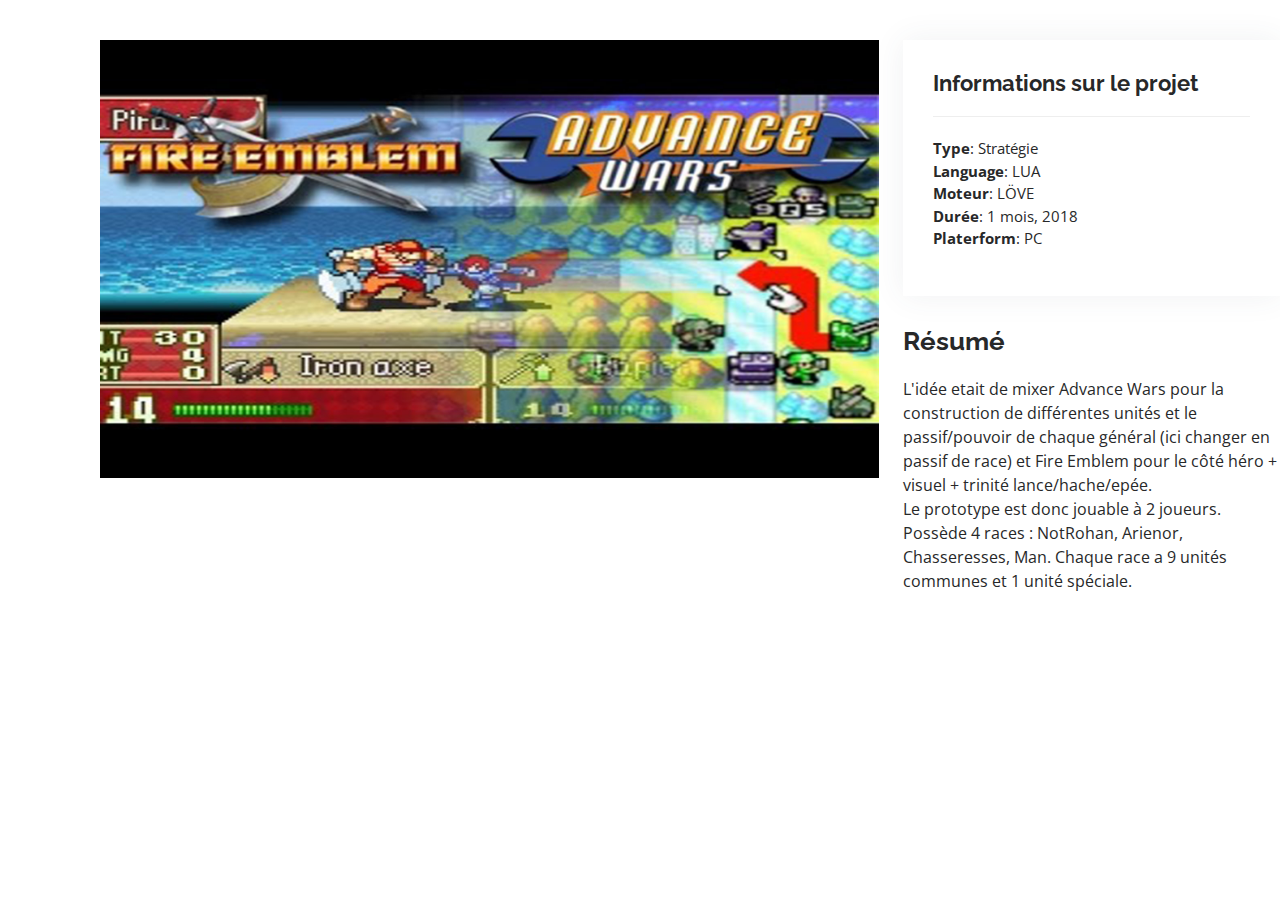
<file: portfolio-details-Adv.html>
<!DOCTYPE html>
<html lang="en">

<head>
  <meta charset="utf-8">
  <meta content="width=device-width, initial-scale=1.0" name="viewport">

  <title>Portfolio Details - Personal Bootstrap Template</title>
  <meta content="" name="description">
  <meta content="" name="keywords">

  <!-- Favicons -->
  <link href="assets/img/favicon.png" rel="icon">
  <link href="assets/img/apple-touch-icon.png" rel="apple-touch-icon">

  <!-- Google Fonts -->
  <link href="https://fonts.googleapis.com/css?family=Open+Sans:300,300i,400,400i,600,600i,700,700i|Raleway:300,300i,400,400i,500,500i,600,600i,700,700i|Poppins:300,300i,400,400i,500,500i,600,600i,700,700i" rel="stylesheet">

  <!-- Vendor CSS Files -->
  <link href="assets/vendor/aos/aos.css" rel="stylesheet">
  <link href="assets/vendor/bootstrap/css/bootstrap.min.css" rel="stylesheet">
  <link href="assets/vendor/bootstrap-icons/bootstrap-icons.css" rel="stylesheet">
  <link href="assets/vendor/boxicons/css/boxicons.min.css" rel="stylesheet">
  <link href="assets/vendor/glightbox/css/glightbox.min.css" rel="stylesheet">
  <link href="assets/vendor/swiper/swiper-bundle.min.css" rel="stylesheet">

  <!-- Template Main CSS File -->
  <link href="assets/css/style.css" rel="stylesheet">

  <!-- =======================================================
  * Template Name: MyResume - v4.9.1
  * Template URL: https://bootstrapmade.com/free-html-bootstrap-template-my-resume/
  * Author: BootstrapMade.com
  * License: https://bootstrapmade.com/license/
  ======================================================== -->
</head>

<body>

  <main id="main">

    <!-- ======= Portfolio Details Section ======= -->
    <section id="portfolio-details" class="portfolio-details">
      <div class="">

        <div class="row gy-4">

          <div class="col-lg-8">
            <div class="portfolio-details-slider swiper">
              <div class="swiper-wrapper align-items-center">

				
                <div >
                  <img src="assets/img/Perso/advXfireResize.jpg" alt="">
                </div>

              </div>
              <div class="swiper-pagination"></div>
            </div>
          </div>

          <div class="col-lg-4">
            <div class="portfolio-info">
              <h3>Informations sur le projet</h3>
              <ul>
                <li><strong>Type</strong>: Stratégie </li>
                <li><strong>Language</strong>: LUA </li>
                <li><strong>Moteur</strong>: LÖVE</li>
                <li><strong>Durée</strong>: 1 mois, 2018 </li>
                <li><strong>Platerform</strong>: PC </li>
				</ul>			  
            </div>
            <div class="portfolio-description">
              <h2>Résumé</h2>
              <p>
			  L'idée etait de mixer Advance Wars pour la construction de différentes unités et le passif/pouvoir de chaque général (ici changer en passif de race) 
					  et Fire Emblem pour le côté héro + visuel + trinité lance/hache/epée.
					  <br>
					  Le prototype est donc jouable à 2 joueurs. Possède 4 races : NotRohan, Arienor, Chasseresses, Man. Chaque race a 9 unités communes et 1 unité spéciale.
              </p>
            </div>
          </div>

        </div>

      </div>
    </section><!-- End Portfolio Details Section -->

  </main><!-- End #main -->

  <div id="preloader"></div>
  <a href="#" class="back-to-top d-flex align-items-center justify-content-center"><i class="bi bi-arrow-up-short"></i></a>

  <!-- Vendor JS Files -->
  <script src="assets/vendor/purecounter/purecounter_vanilla.js"></script>
  <script src="assets/vendor/aos/aos.js"></script>
  <script src="assets/vendor/bootstrap/js/bootstrap.bundle.min.js"></script>
  <script src="assets/vendor/glightbox/js/glightbox.min.js"></script>
  <script src="assets/vendor/isotope-layout/isotope.pkgd.min.js"></script>
  <script src="assets/vendor/swiper/swiper-bundle.min.js"></script>
  <script src="assets/vendor/typed.js/typed.min.js"></script>
  <script src="assets/vendor/waypoints/noframework.waypoints.js"></script>
  <script src="assets/vendor/php-email-form/validate.js"></script>

  <!-- Template Main JS File -->
  <script src="assets/js/main.js"></script>

</body>

</html>
</file>
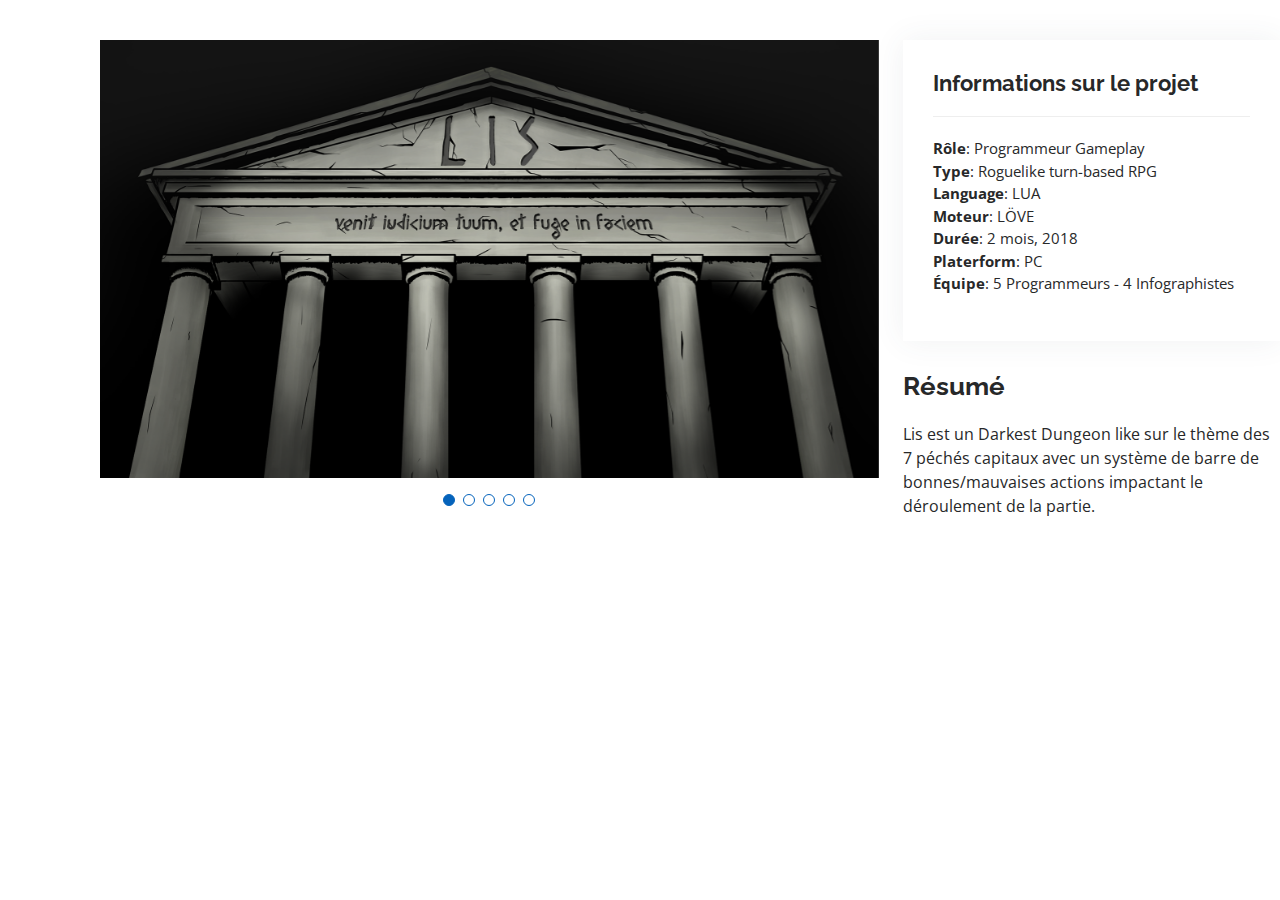
<file: portfolio-details-Lis.html>
<!DOCTYPE html>
<html lang="en">

<head>
  <meta charset="utf-8">
  <meta content="width=device-width, initial-scale=1.0" name="viewport">

  <title>Portfolio Details - Personal Bootstrap Template</title>
  <meta content="" name="description">
  <meta content="" name="keywords">

  <!-- Favicons -->
  <link href="assets/img/favicon.png" rel="icon">
  <link href="assets/img/apple-touch-icon.png" rel="apple-touch-icon">

  <!-- Google Fonts -->
  <link href="https://fonts.googleapis.com/css?family=Open+Sans:300,300i,400,400i,600,600i,700,700i|Raleway:300,300i,400,400i,500,500i,600,600i,700,700i|Poppins:300,300i,400,400i,500,500i,600,600i,700,700i" rel="stylesheet">

  <!-- Vendor CSS Files -->
  <link href="assets/vendor/aos/aos.css" rel="stylesheet">
  <link href="assets/vendor/bootstrap/css/bootstrap.min.css" rel="stylesheet">
  <link href="assets/vendor/bootstrap-icons/bootstrap-icons.css" rel="stylesheet">
  <link href="assets/vendor/boxicons/css/boxicons.min.css" rel="stylesheet">
  <link href="assets/vendor/glightbox/css/glightbox.min.css" rel="stylesheet">
  <link href="assets/vendor/swiper/swiper-bundle.min.css" rel="stylesheet">

  <!-- Template Main CSS File -->
  <link href="assets/css/style.css" rel="stylesheet">

  <!-- =======================================================
  * Template Name: MyResume - v4.9.1
  * Template URL: https://bootstrapmade.com/free-html-bootstrap-template-my-resume/
  * Author: BootstrapMade.com
  * License: https://bootstrapmade.com/license/
  ======================================================== -->
</head>

<body>

  <main id="main">

    <!-- ======= Portfolio Details Section ======= -->
    <section id="portfolio-details" class="portfolio-details">
      <div class="">

        <div class="row gy-4">

          <div class="col-lg-8">
            <div class="portfolio-details-slider swiper">
              <div class="swiper-wrapper align-items-center">

				
                <div class="swiper-slide">
                  <img src="assets/img/Lis/LisMenu.png" alt="">
                </div>
  
                <div class="swiper-slide">
                  <img src="assets/img/Lis/personnages.png" alt="">
                </div>

                <div class="swiper-slide">
                  <img src="assets/img/Lis/BarrePeche.png" alt="">
                </div>
				
				<div class="swiper-slide">
                  <img src="assets/img/Lis/fight.png" alt="">
                </div>
				
				<div class="swiper-slide">
                  <img src="assets/img/Lis/boss.png" alt="">
                </div>

              </div>
              <div class="swiper-pagination"></div>
            </div>
          </div>

          <div class="col-lg-4">
            <div class="portfolio-info">
              <h3>Informations sur le projet</h3>
              <ul>
                <li><strong>Rôle</strong>: Programmeur Gameplay</li>
                <li><strong>Type</strong>: Roguelike turn-based RPG</li>
                <li><strong>Language</strong>: LUA </li>
                <li><strong>Moteur</strong>: LÖVE</li>
                <li><strong>Durée</strong>: 2 mois, 2018 </li>
                <li><strong>Platerform</strong>: PC </li>
                <li><strong>Équipe</strong>: 5 Programmeurs - 4 Infographistes</li>	
            </div>
            <div class="portfolio-description">
              <h2>Résumé</h2>
              <p>
                Lis est un Darkest Dungeon like sur le thème des 7 péchés capitaux avec un système de barre de bonnes/mauvaises actions impactant le déroulement de la partie.
              </p>
            </div>
          </div>

        </div>

      </div>
    </section><!-- End Portfolio Details Section -->

  </main><!-- End #main -->

  <div id="preloader"></div>
  <a href="#" class="back-to-top d-flex align-items-center justify-content-center"><i class="bi bi-arrow-up-short"></i></a>

  <!-- Vendor JS Files -->
  <script src="assets/vendor/purecounter/purecounter_vanilla.js"></script>
  <script src="assets/vendor/aos/aos.js"></script>
  <script src="assets/vendor/bootstrap/js/bootstrap.bundle.min.js"></script>
  <script src="assets/vendor/glightbox/js/glightbox.min.js"></script>
  <script src="assets/vendor/isotope-layout/isotope.pkgd.min.js"></script>
  <script src="assets/vendor/swiper/swiper-bundle.min.js"></script>
  <script src="assets/vendor/typed.js/typed.min.js"></script>
  <script src="assets/vendor/waypoints/noframework.waypoints.js"></script>
  <script src="assets/vendor/php-email-form/validate.js"></script>

  <!-- Template Main JS File -->
  <script src="assets/js/main.js"></script>

</body>

</html>
</file>
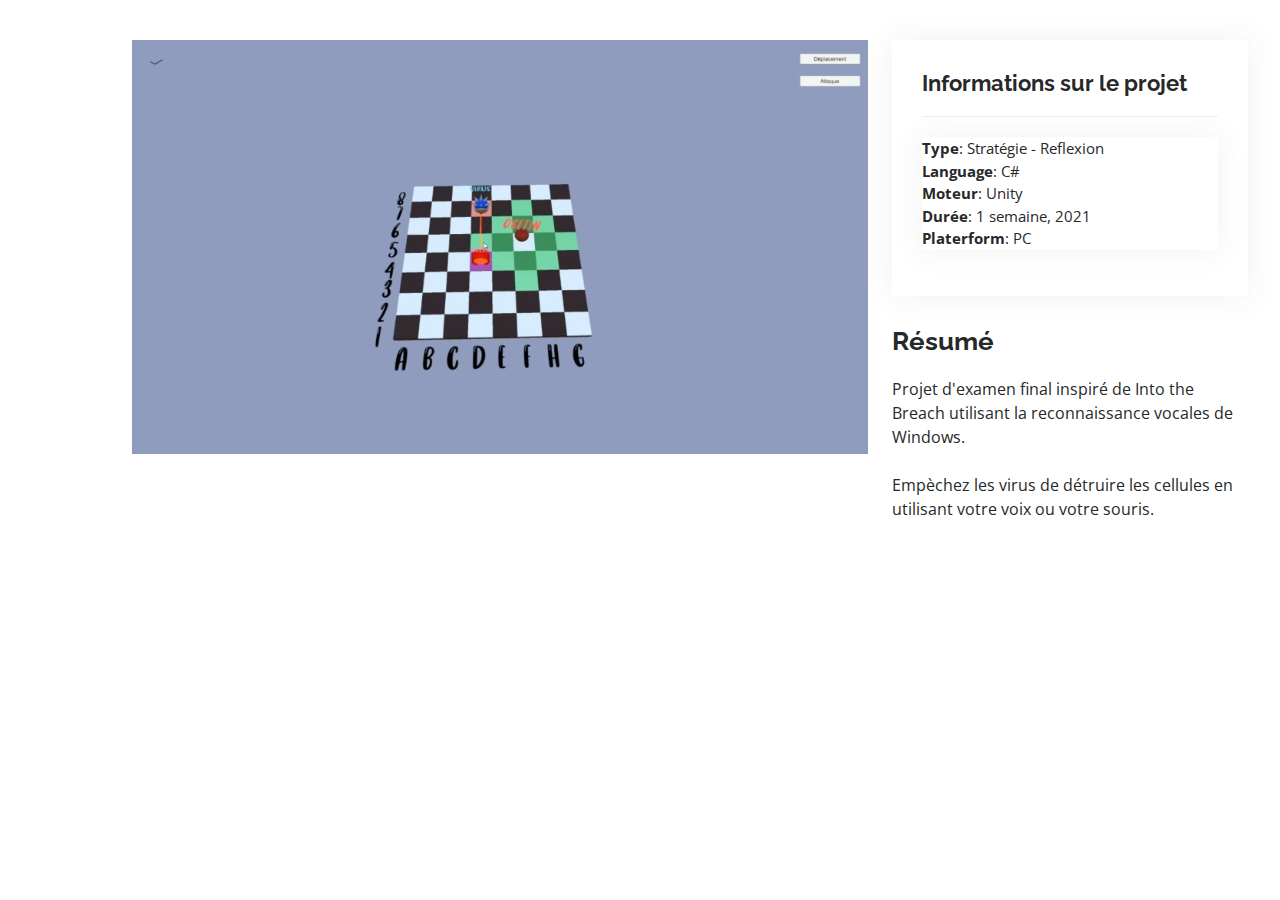
<file: portfolio-details-Vocal.html>
<!DOCTYPE html>
<html lang="en">

<head>
  <meta charset="utf-8">
  <meta content="width=device-width, initial-scale=1.0" name="viewport">

  <title>Portfolio Details - Personal Bootstrap Template</title>
  <meta content="" name="description">
  <meta content="" name="keywords">

  <!-- Favicons -->
  <link href="assets/img/favicon.png" rel="icon">
  <link href="assets/img/apple-touch-icon.png" rel="apple-touch-icon">

  <!-- Google Fonts -->
  <link href="https://fonts.googleapis.com/css?family=Open+Sans:300,300i,400,400i,600,600i,700,700i|Raleway:300,300i,400,400i,500,500i,600,600i,700,700i|Poppins:300,300i,400,400i,500,500i,600,600i,700,700i" rel="stylesheet">

  <!-- Vendor CSS Files -->
  <link href="assets/vendor/aos/aos.css" rel="stylesheet">
  <link href="assets/vendor/bootstrap/css/bootstrap.min.css" rel="stylesheet">
  <link href="assets/vendor/bootstrap-icons/bootstrap-icons.css" rel="stylesheet">
  <link href="assets/vendor/boxicons/css/boxicons.min.css" rel="stylesheet">
  <link href="assets/vendor/glightbox/css/glightbox.min.css" rel="stylesheet">
  <link href="assets/vendor/swiper/swiper-bundle.min.css" rel="stylesheet">

  <!-- Template Main CSS File -->
  <link href="assets/css/style.css" rel="stylesheet">

  <!-- =======================================================
  * Template Name: MyResume - v4.9.1
  * Template URL: https://bootstrapmade.com/free-html-bootstrap-template-my-resume/
  * Author: BootstrapMade.com
  * License: https://bootstrapmade.com/license/
  ======================================================== -->
</head>

<body>

  <main id="main">

    <!-- ======= Portfolio Details Section ======= -->
    <section id="portfolio-details" class="portfolio-details">
      <div class="container">

        <div class="row gy-4">

          <div class="col-lg-8">
            <div class="portfolio-details-slider swiper">
              <div class="swiper-wrapper align-items-center">

				
                <div>
                  <img src="assets/img/Perso/CmdVocal.png" alt="">
                </div>  				

              </div>
              <div class="swiper-pagination"></div>
            </div>
          </div>

          <div class="col-lg-4">
            <div class="portfolio-info">
              <h3>Informations sur le projet</h3>
              <ul class="portfolio-info">
                <li><strong>Type</strong>: Stratégie - Reflexion</li>
                <li><strong>Language</strong>: C# </li>
                <li><strong>Moteur</strong>: Unity</li>
                <li><strong>Durée</strong>: 1 semaine, 2021 </li>
                <li><strong>Platerform</strong>: PC </li>
              </ul>
            </div>
            <div class="portfolio-description">
              <h2>Résumé</h2>
              <p>
              Projet d'examen final inspiré de Into the Breach utilisant la reconnaissance vocales de Windows.<br><br>
			  Empèchez les virus de détruire les cellules en utilisant votre voix ou votre souris.
              </p>
            </div>
          </div>

        </div>

      </div>
    </section><!-- End Portfolio Details Section -->

  </main><!-- End #main -->

  <div id="preloader"></div>
  <a href="#" class="back-to-top d-flex align-items-center justify-content-center"><i class="bi bi-arrow-up-short"></i></a>

  <!-- Vendor JS Files -->
  <script src="assets/vendor/purecounter/purecounter_vanilla.js"></script>
  <script src="assets/vendor/aos/aos.js"></script>
  <script src="assets/vendor/bootstrap/js/bootstrap.bundle.min.js"></script>
  <script src="assets/vendor/glightbox/js/glightbox.min.js"></script>
  <script src="assets/vendor/isotope-layout/isotope.pkgd.min.js"></script>
  <script src="assets/vendor/swiper/swiper-bundle.min.js"></script>
  <script src="assets/vendor/typed.js/typed.min.js"></script>
  <script src="assets/vendor/waypoints/noframework.waypoints.js"></script>
  <script src="assets/vendor/php-email-form/validate.js"></script>

  <!-- Template Main JS File -->
  <script src="assets/js/main.js"></script>

</body>

</html>
</file>
<file: assets/css/style.css>
/**
* Template Name: MyResume - v4.9.1
* Template URL: https://bootstrapmade.com/free-html-bootstrap-template-my-resume/
* Author: BootstrapMade.com
* License: https://bootstrapmade.com/license/
*/

/*--------------------------------------------------------------
# General
--------------------------------------------------------------*/
body {
  font-family: "Open Sans", sans-serif;
  color: #272829;
}

a {
  color: #0563bb;
  text-decoration: none;
}

a:hover {
  color: #067ded;
  text-decoration: none;
}

h1,
h2,
h3,
h4,
h5,
h6 {
  font-family: "Raleway", sans-serif;
}

/*--------------------------------------------------------------
# Back to top button
--------------------------------------------------------------*/
.back-to-top {
  position: fixed;
  visibility: hidden;
  opacity: 0;
  right: 15px;
  bottom: 15px;
  z-index: 996;
  background: #0563bb;
  width: 40px;
  height: 40px;
  border-radius: 50px;
  transition: all 0.4s;
}

.back-to-top i {
  font-size: 28px;
  color: #fff;
  line-height: 0;
}

.back-to-top:hover {
  background: #0678e3;
  color: #fff;
}

.back-to-top.active {
  visibility: visible;
  opacity: 1;
}

/*--------------------------------------------------------------
# Preloader
--------------------------------------------------------------*/
#preloader {
  position: fixed;
  top: 0;
  left: 0;
  right: 0;
  bottom: 0;
  z-index: 9999;
  overflow: hidden;
  background: #fff;
}

#preloader:before {
  content: "";
  position: fixed;
  top: calc(50% - 30px);
  left: calc(50% - 30px);
  border: 6px solid #0563bb;
  border-top-color: #fff;
  border-bottom-color: #fff;
  border-radius: 50%;
  width: 60px;
  height: 60px;
  -webkit-animation: animate-preloader 1s linear infinite;
  animation: animate-preloader 1s linear infinite;
}

@-webkit-keyframes animate-preloader {
  0% {
    transform: rotate(0deg);
  }

  100% {
    transform: rotate(360deg);
  }
}

@keyframes animate-preloader {
  0% {
    transform: rotate(0deg);
  }

  100% {
    transform: rotate(360deg);
  }
}

/*--------------------------------------------------------------
# Disable aos animation delay on mobile devices
--------------------------------------------------------------*/
@media screen and (max-width: 768px) {
  [data-aos-delay] {
    transition-delay: 0 !important;
  }
}

/*--------------------------------------------------------------
# Header
--------------------------------------------------------------*/
#header {
  position: fixed;
  top: 0;
  left: 0;
  bottom: 0;
  z-index: 9997;
  transition: all 0.5s;
  padding: 15px;
  overflow-y: auto;
}

@media (max-width: 991px) {
  #header {
    width: 300px;
    background: #fff;
    border-right: 1px solid #e6e9ec;
    left: -300px;
  }
}

@media (min-width: 991px) {
  #main {
    margin-left: 100px;
  }
}

/*--------------------------------------------------------------
# Navigation Menu
--------------------------------------------------------------*/
/**
* Desktop Navigation 
*/
.nav-menu {
  padding: 0;
  display: block;
}

.nav-menu * {
  margin: 0;
  padding: 0;
  list-style: none;
}

.nav-menu>ul>li {
  position: relative;
  white-space: nowrap;
}

.nav-menu a,
.nav-menu a:focus {
  display: flex;
  align-items: center;
  color: #45505b;
  padding: 10px 18px;
  margin-bottom: 8px;
  transition: 0.3s;
  font-size: 15px;
  border-radius: 50px;
  background: #f2f3f5;
  height: 56px;
  width: 100%;
  overflow: hidden;
  transition: 0.3s;
}

.nav-menu a i,
.nav-menu a:focus i {
  font-size: 20px;
}

.nav-menu a span,
.nav-menu a:focus span {
  padding: 0 5px 0 7px;
  color: #45505b;
}

@media (min-width: 992px) {

  .nav-menu a,
  .nav-menu a:focus {
    width: 56px;
  }

  .nav-menu a span,
  .nav-menu a:focus span {
    display: none;
    color: #fff;
  }
}

.nav-menu a:hover,
.nav-menu .active,
.nav-menu .active:focus,
.nav-menu li:hover>a {
  color: #fff;
  background: #0563bb;
}

.nav-menu a:hover span,
.nav-menu .active span,
.nav-menu .active:focus span,
.nav-menu li:hover>a span {
  color: #fff;
}

.nav-menu a:hover,
.nav-menu li:hover>a {
  width: 100%;
  color: #fff;
}

.nav-menu a:hover span,
.nav-menu li:hover>a span {
  display: block;
}

/**
* Mobile Navigation 
*/
.mobile-nav-toggle {
  position: fixed;
  right: 10px;
  top: 10px;
  z-index: 9998;
  border: 0;
  background: none;
  font-size: 28px;
  transition: all 0.4s;
  outline: none !important;
  line-height: 0;
  cursor: pointer;
  border-radius: 50px;
  padding: 5px;
}

.mobile-nav-toggle i {
  color: #45505b;
}

.mobile-nav-active {
  overflow: hidden;
}

.mobile-nav-active #header {
  left: 0;
}

.mobile-nav-active .mobile-nav-toggle {
  color: #fff;
  background-color: #0563bb;
}

/*--------------------------------------------------------------
# Hero Section
--------------------------------------------------------------*/
#hero {
  width: 100%;
  height: 100vh;
  background: url("../img/SLS.gif") top right no-repeat;
  background-size: cover;
  position: relative;

}

@media (min-width: 992px) {
  #hero {
    padding-left: 160px;
  }
}

#hero:before {
  content: "";
  background: rgba(255, 255, 255, 0.8);
  position: absolute;
  bottom: 0;
  top: 0;
  left: 0;
  right: 0;
}

#hero h1 {
  margin: 0;
  font-size: 64px;
  font-weight: 700;
  line-height: 56px;
  color: #45505b;
}

#hero p {
  color: #45505b;
  margin: 15px 0 0 0;
  font-size: 26px;
  font-family: "Poppins", sans-serif;
}

#hero p span {
  color: #0563bb;
  letter-spacing: 1px;
}

#hero .social-links {
  margin-top: 30px;

}

#hero .social-links a {
  font-size: 24px;
  display: inline-block;
  color: #45505b;
  line-height: 1;
  margin-right: 50px;
  transition: 0.3s;
}

#hero .social-links a:hover {
  color: #0563bb;
}

@media (max-width: 992px) {
  #hero {
    text-align: center;
  }

  #hero h1 {
    font-size: 32px;
    line-height: 36px;
  }

  #hero p {
    margin-top: 10px;
    font-size: 20px;
    line-height: 24px;
  }
}

/*--------------------------------------------------------------
# Sections General
--------------------------------------------------------------*/
section {
  padding: 60px 0;
  overflow: hidden;
}

.section-title {
  text-align: center;
  padding-bottom: 30px;
}

.section-title h2 {
  font-size: 32px;
  font-weight: bold;
  text-transform: uppercase;
  margin-bottom: 20px;
  padding-bottom: 20px;
  position: relative;
  color: #45505b;
}

.section-title h2::before {
  content: "";
  position: absolute;
  display: block;
  width: 120px;
  height: 1px;
  background: #ddd;
  bottom: 1px;
  left: calc(50% - 60px);
}

.section-title h2::after {
  content: "";
  position: absolute;
  display: block;
  width: 40px;
  height: 3px;
  background: #0563bb;
  bottom: 0;
  left: calc(50% - 20px);
}

.section-title p {
  margin-bottom: 0;
}

/*--------------------------------------------------------------
# About
--------------------------------------------------------------*/
.about .content h3 {
  font-weight: 700;
  font-size: 26px;
  color: #728394;
}

.about .content ul {
  list-style: none;
  padding: 0;
}

.about .content ul li {
  margin-bottom: 20px;
  display: flex;
  align-items: center;
}

.about .content ul strong {
  margin-right: 10px;
}

.about .content ul i {
  font-size: 16px;
  margin-right: 5px;
  color: #0563bb;
  line-height: 0;
}

.about .content p:last-child {
  margin-bottom: 0;
}

/*--------------------------------------------------------------
# Facts
--------------------------------------------------------------*/
.facts .count-box {
  padding: 30px 30px 25px 30px;
  margin-top: 30px;
  width: 100%;
  position: relative;
  text-align: center;
  background: #fff;
}

.facts .count-box i {
  position: absolute;
  top: -25px;
  left: 50%;
  transform: translateX(-50%);
  font-size: 24px;
  background: #0563bb;
  color: #fff;
  border-radius: 50px;
  display: inline-flex;
  align-items: center;
  justify-content: center;
  width: 48px;
  height: 48px;
}

.facts .count-box span {
  font-size: 36px;
  display: block;
  font-weight: 600;
  color: #011426;
}

.facts .count-box p {
  padding: 0;
  margin: 0;
  font-family: "Raleway", sans-serif;
  font-size: 14px;
}

/*--------------------------------------------------------------
# Akills
--------------------------------------------------------------*/
.skills .progress {
  height: 60px;
  display: block;
  background: none;
  border-radius: 0;
}

.skills .progress .skill {
  padding: 10px 0;
  margin: 0;
  text-transform: uppercase;
  display: block;
  font-weight: 600;
  font-family: "Poppins", sans-serif;
  color: #45505b;
}

.skills .progress .skill .val {
  float: right;
  font-style: normal;
}

.skills .progress-bar-wrap {
  background: #f2f3f5;
}

.skills .progress-bar {
  width: 1px;
  height: 10px;
  transition: 0.9s;
  background-color: #0563bb;
}

/*--------------------------------------------------------------
# Resume
--------------------------------------------------------------*/
.resume .resume-title {
  font-size: 26px;
  font-weight: 700;
  margin-top: 20px;
  margin-bottom: 20px;
  color: #45505b;
}

.resume .resume-item {
  padding: 0 0 20px 20px;
  margin-top: -2px;
  border-left: 2px solid #0563bb;
  position: relative;
}

.resume .resume-item h4 {
  line-height: 18px;
  font-size: 18px;
  font-weight: 600;
  text-transform: uppercase;
  font-family: "Poppins", sans-serif;
  color: #0563bb;
  margin-bottom: 10px;
}

.resume .resume-item h5 {
  font-size: 16px;
  background: #f7f8f9;
  padding: 5px 15px;
  display: inline-block;
  font-weight: 600;
  margin-bottom: 10px;
}

.resume .resume-item ul {
  padding-left: 20px;
}

.resume .resume-item ul li {
  padding-bottom: 10px;
}

.resume .resume-item:last-child {
  padding-bottom: 0;
}

.resume .resume-item::before {
  content: "";
  position: absolute;
  width: 16px;
  height: 16px;
  border-radius: 50px;
  left: -9px;
  top: 0;
  background: #fff;
  border: 2px solid #0563bb;
}

/*--------------------------------------------------------------
# Portfolio
--------------------------------------------------------------*/
.portfolio .portfolio-item {
  margin-bottom: 30px;
}

.portfolio #portfolio-flters {
  padding: 0;
  margin: 0 auto 25px auto;
  list-style: none;
  text-align: center;
  background: #fff;
  border-radius: 50px;
  padding: 2px 15px;
}

.portfolio #portfolio-flters li {
  cursor: pointer;
  display: inline-block;
  padding: 10px 15px;
  font-size: 14px;
  font-weight: 600;
  line-height: 1;
  text-transform: uppercase;
  color: #272829;
  margin-bottom: 5px;
  transition: all 0.3s ease-in-out;
}

.portfolio #portfolio-flters li:hover,
.portfolio #portfolio-flters li.filter-active {
  color: #0563bb;
}

.portfolio #portfolio-flters li:last-child {
  margin-right: 0;
}

.portfolio .portfolio-wrap {
  transition: 0.3s;
  position: relative;
  overflow: hidden;
  z-index: 1;
  background: rgba(69, 80, 91, 0.8);
}

.portfolio .portfolio-wrap::before {
  content: "";
  background: rgba(255, 255, 255, 0.7);
  position: absolute;
  left: 30px;
  right: 30px;
  top: 30px;
  bottom: 30px;
  transition: all ease-in-out 0.3s;
  z-index: 2;
  opacity: 0;
}

.portfolio .portfolio-wrap .portfolio-info {
  opacity: 0;
  position: absolute;
  top: 0;
  left: 0;
  right: 0;
  bottom: 0;
  text-align: center;
  z-index: 3;
  transition: all ease-in-out 0.3s;
  display: flex;
  flex-direction: column;
  justify-content: center;
  align-items: center;
}

.portfolio .portfolio-wrap .portfolio-info::before {
  display: block;
  content: "";
  width: 48px;
  height: 48px;
  position: absolute;
  top: 35px;
  left: 35px;
  border-top: 3px solid #d7dce1;
  border-left: 3px solid #d7dce1;
  transition: all 0.5s ease 0s;
  z-index: 9994;
}

.portfolio .portfolio-wrap .portfolio-info::after {
  display: block;
  content: "";
  width: 48px;
  height: 48px;
  position: absolute;
  bottom: 35px;
  right: 35px;
  border-bottom: 3px solid #d7dce1;
  border-right: 3px solid #d7dce1;
  transition: all 0.5s ease 0s;
  z-index: 9994;
}

.portfolio .portfolio-wrap .portfolio-info h4 {
  font-size: 20px;
  color: #45505b;
  font-weight: 600;
}


.portfolio .portfolio-wrap .portfolio-info p {
  color: #45505b;
  font-size: 14px;
  text-transform: uppercase;
  padding: 0;
  margin: 0;
}
.portfolio .portfolio-wrap .portfolio-info ul {
  list-style-position: outside;

}

.portfolio .portfolio-wrap .portfolio-links {
  text-align: center;
  z-index: 4;
}

.portfolio .portfolio-wrap .portfolio-links a {
  color: #45505b;
  margin: 0 2px;
  font-size: 28px;
  display: inline-block;
  transition: 0.3s;
}

.portfolio .portfolio-wrap .portfolio-links a:hover {
  color: #148af9;
}

.portfolio .portfolio-wrap:hover::before {
  top: 0;
  left: 0;
  right: 0;
  bottom: 0;
  opacity: 1;
}

.portfolio .portfolio-wrap:hover .portfolio-info {
  opacity: 1;
}

.portfolio .portfolio-wrap:hover .portfolio-info::before {
  top: 15px;
  left: 15px;
}

.portfolio .portfolio-wrap:hover .portfolio-info::after {
  bottom: 15px;
  right: 15px;
}

/*--------------------------------------------------------------
# Portfolio Details
--------------------------------------------------------------*/
.portfolio-details {
  padding-top: 40px;
}

.portfolio-details .portfolio-details-slider img {
  width: 100%;
}

.portfolio-details .portfolio-details-slider .swiper-pagination {
  margin-top: 20px;
  position: relative;
}

.portfolio-details .portfolio-details-slider .swiper-pagination .swiper-pagination-bullet {
  width: 12px;
  height: 12px;
  background-color: #fff;
  opacity: 1;
  border: 1px solid #0563bb;
}

.portfolio-details .portfolio-details-slider .swiper-pagination .swiper-pagination-bullet-active {
  background-color: #0563bb;
}

.portfolio-details .portfolio-info {
  padding: 30px;
  box-shadow: 0px 0 30px rgba(69, 80, 91, 0.08);
}

.portfolio-details .portfolio-info h3 {
  font-size: 22px;
  font-weight: 700;
  margin-bottom: 20px;
  padding-bottom: 20px;
  border-bottom: 1px solid #eee;
}

.portfolio-details .portfolio-info ul {
  list-style: none;
  padding: 0;
  font-size: 15px;
}

.portfolio-details .portfolio-info ul.a {
  list-style-type: circle;
  padding: 5px;
  padding-left: 50px;
  font-size: 15px;
}

.portfolio-details .portfolio-info ul li+li {
  margin-top: 0;
}

.portfolio-details .portfolio-description {
  padding-top: 30px;
}

.portfolio-details .portfolio-description h2 {
  font-size: 26px;
  font-weight: 700;
  margin-bottom: 20px;
}

.portfolio-details .portfolio-description p {
  padding: 0;
}

/*--------------------------------------------------------------
# Services
--------------------------------------------------------------*/
.services .icon-box {
  text-align: center;
  padding: 70px 20px 80px 20px;
  transition: all ease-in-out 0.3s;
  background: #fff;
  box-shadow: 0px 5px 90px 0px rgba(110, 123, 131, 0.05);
}

.services .icon-box .icon {
  margin: 0 auto;
  width: 100px;
  height: 100px;
  display: flex;
  align-items: center;
  justify-content: center;
  transition: ease-in-out 0.3s;
  position: relative;
}

.services .icon-box .icon i {
  font-size: 36px;
  transition: 0.5s;
  position: relative;
}

.services .icon-box .icon svg {
  position: absolute;
  top: 0;
  left: 0;
}

.services .icon-box .icon svg path {
  transition: 0.5s;
  fill: #f5f5f5;
}

.services .icon-box h4 {
  font-weight: 600;
  margin: 10px 0 15px 0;
  font-size: 22px;
}

.services .icon-box h4 a {
  color: #45505b;
  transition: ease-in-out 0.3s;
}

.services .icon-box p {
  line-height: 24px;
  font-size: 14px;
  margin-bottom: 0;
}

.services .icon-box:hover {
  border-color: #fff;
  box-shadow: 0px 0 35px 0 rgba(0, 0, 0, 0.08);
}

.services .iconbox-blue i {
  color: #47aeff;
}

.services .iconbox-blue:hover .icon i {
  color: #fff;
}

.services .iconbox-blue:hover .icon path {
  fill: #47aeff;
}

.services .iconbox-orange i {
  color: #ffa76e;
}

.services .iconbox-orange:hover .icon i {
  color: #fff;
}

.services .iconbox-orange:hover .icon path {
  fill: #ffa76e;
}

.services .iconbox-pink i {
  color: #e80368;
}

.services .iconbox-pink:hover .icon i {
  color: #fff;
}

.services .iconbox-pink:hover .icon path {
  fill: #e80368;
}

.services .iconbox-yellow i {
  color: #ffbb2c;
}

.services .iconbox-yellow:hover .icon i {
  color: #fff;
}

.services .iconbox-yellow:hover .icon path {
  fill: #ffbb2c;
}

.services .iconbox-red i {
  color: #ff5828;
}

.services .iconbox-red:hover .icon i {
  color: #fff;
}

.services .iconbox-red:hover .icon path {
  fill: #ff5828;
}

.services .iconbox-teal i {
  color: #11dbcf;
}

.services .iconbox-teal:hover .icon i {
  color: #fff;
}

.services .iconbox-teal:hover .icon path {
  fill: #11dbcf;
}

/*--------------------------------------------------------------
# Testimonials
--------------------------------------------------------------*/
.testimonials .section-header {
  margin-bottom: 40px;
}

.testimonials .testimonials-carousel,
.testimonials .testimonials-slider {
  overflow: hidden;
}

.testimonials .testimonial-item {
  text-align: center;
}

.testimonials .testimonial-item .testimonial-img {
  width: 120px;
  border-radius: 50%;
  border: 4px solid #fff;
  margin: 0 auto;
}

.testimonials .testimonial-item h3 {
  font-size: 20px;
  font-weight: bold;
  margin: 10px 0 5px 0;
  color: #111;
}

.testimonials .testimonial-item h4 {
  font-size: 14px;
  color: #999;
  margin: 0 0 15px 0;
}

.testimonials .testimonial-item .quote-icon-left,
.testimonials .testimonial-item .quote-icon-right {
  color: #90c8fc;
  font-size: 26px;
}

.testimonials .testimonial-item .quote-icon-left {
  display: inline-block;
  left: -5px;
  position: relative;
}

.testimonials .testimonial-item .quote-icon-right {
  display: inline-block;
  right: -5px;
  position: relative;
  top: 10px;
}

.testimonials .testimonial-item p {
  font-style: italic;
  margin: 0 auto 15px auto;
}

.testimonials .swiper-pagination {
  margin-top: 20px;
  position: relative;
}

.testimonials .swiper-pagination .swiper-pagination-bullet {
  width: 12px;
  height: 12px;
  background-color: #fff;
  opacity: 1;
  border: 1px solid #0563bb;
}

.testimonials .swiper-pagination .swiper-pagination-bullet-active {
  background-color: #0563bb;
}

@media (min-width: 992px) {
  .testimonials .testimonial-item p {
    width: 80%;
  }
}

/*--------------------------------------------------------------
# Contact
--------------------------------------------------------------*/
.contact .info {
  width: 100%;
  background: #fff;
}

.contact .info i {
  font-size: 20px;
  color: #0563bb;
  float: left;
  width: 44px;
  height: 44px;
  background: #eef7ff;
  display: flex;
  justify-content: center;
  align-items: center;
  border-radius: 50px;
  transition: all 0.3s ease-in-out;
}

.contact .info h4 {
  padding: 0 0 0 60px;
  font-size: 22px;
  font-weight: 600;
  margin-bottom: 5px;
  color: #45505b;
}

.contact .info p {
  padding: 0 0 0 60px;
  margin-bottom: 0;
  font-size: 14px;
  color: #728394;
}

.contact .info .email,
.contact .info .phone {
  margin-top: 40px;
}

.contact .info .email:hover i,
.contact .info .address:hover i,
.contact .info .phone:hover i {
  background: #0563bb;
  color: #fff;
}

.contact .php-email-form {
  width: 100%;
  background: #fff;
}

.contact .php-email-form .form-group {
  padding-bottom: 8px;
}

.contact .php-email-form .error-message {
  display: none;
  color: #fff;
  background: #ed3c0d;
  text-align: left;
  padding: 15px;
  font-weight: 600;
}

.contact .php-email-form .error-message br+br {
  margin-top: 25px;
}

.contact .php-email-form .sent-message {
  display: none;
  color: #fff;
  background: #18d26e;
  text-align: center;
  padding: 15px;
  font-weight: 600;
}

.contact .php-email-form .loading {
  display: none;
  background: #fff;
  text-align: center;
  padding: 15px;
}

.contact .php-email-form .loading:before {
  content: "";
  display: inline-block;
  border-radius: 50%;
  width: 24px;
  height: 24px;
  margin: 0 10px -6px 0;
  border: 3px solid #18d26e;
  border-top-color: #eee;
  -webkit-animation: animate-loading 1s linear infinite;
  animation: animate-loading 1s linear infinite;
}

.contact .php-email-form input,
.contact .php-email-form textarea {
  border-radius: 4px;
  box-shadow: none;
  font-size: 14px;
}

.contact .php-email-form input {
  height: 44px;
}

.contact .php-email-form textarea {
  padding: 10px 12px;
}

.contact .php-email-form button[type=submit] {
  background: #0563bb;
  border: 0;
  padding: 10px 35px;
  color: #fff;
  transition: 0.4s;
  border-radius: 50px;
}

.contact .php-email-form button[type=submit]:hover {
  background: #0678e3;
}

@-webkit-keyframes animate-loading {
  0% {
    transform: rotate(0deg);
  }

  100% {
    transform: rotate(360deg);
  }
}

@keyframes animate-loading {
  0% {
    transform: rotate(0deg);
  }

  100% {
    transform: rotate(360deg);
  }
}

/*--------------------------------------------------------------
# Footer
--------------------------------------------------------------*/
#footer {
  background: #f7f8f9;
  color: #45505b;
  font-size: 14px;
  text-align: center;
  padding: 30px 0;
}

#footer h3 {
  font-size: 36px;
  font-weight: 700;
  position: relative;
  font-family: "Poppins", sans-serif;
  padding: 0;
  margin: 0 0 15px 0;
}

#footer p {
  font-size: 15;
  font-style: italic;
  padding: 0;
  margin: 0 0 40px 0;
}

#footer .social-links {
  margin: 0 0 40px 0;
}

#footer .social-links a {
  font-size: 18px;
  display: inline-block;
  background: #0563bb;
  color: #fff;
  line-height: 1;
  padding: 8px 0;
  margin-right: 4px;
  border-radius: 50%;
  text-align: center;
  width: 36px;
  height: 36px;
  transition: 0.3s;
}

#footer .social-links a:hover {
  background: #0678e3;
  color: #fff;
  text-decoration: none;
}

#footer .copyright {
  margin: 0 0 5px 0;
}

#footer .credits {
  font-size: 13px;
}
</file>
